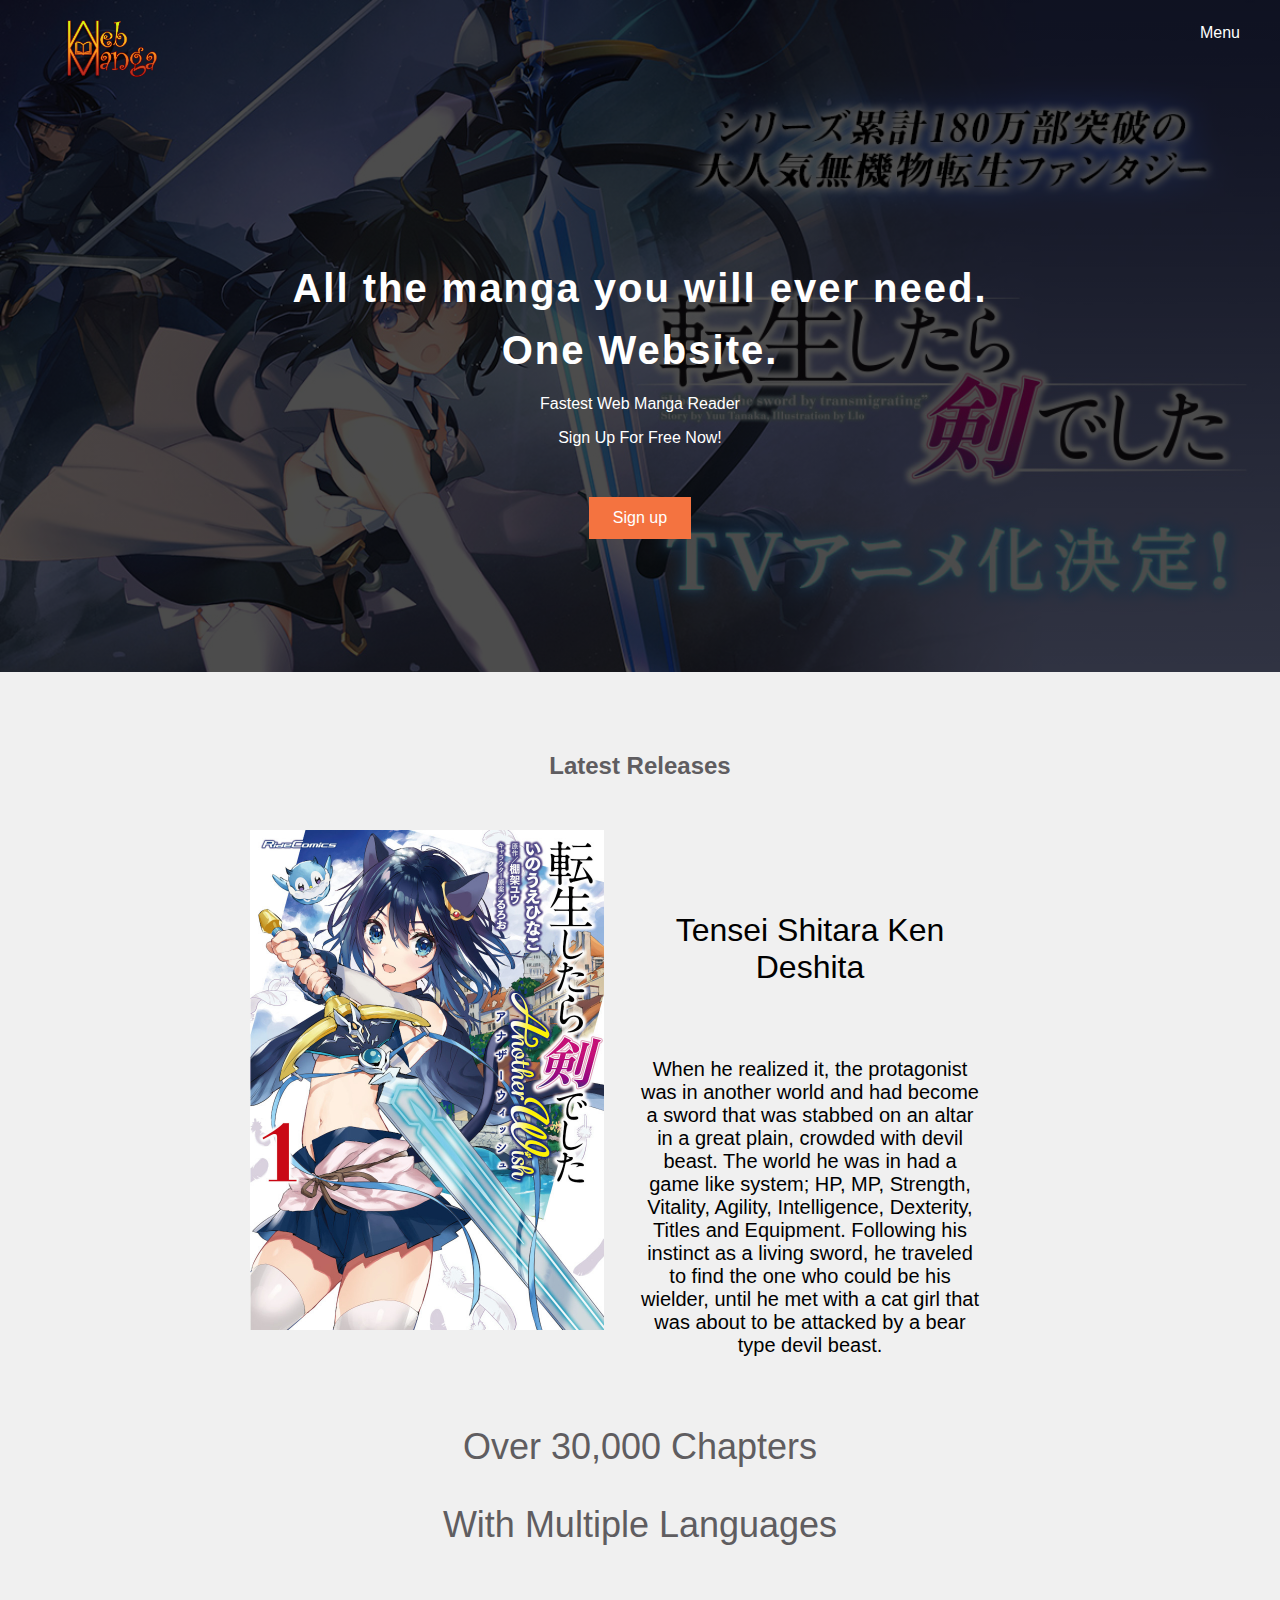
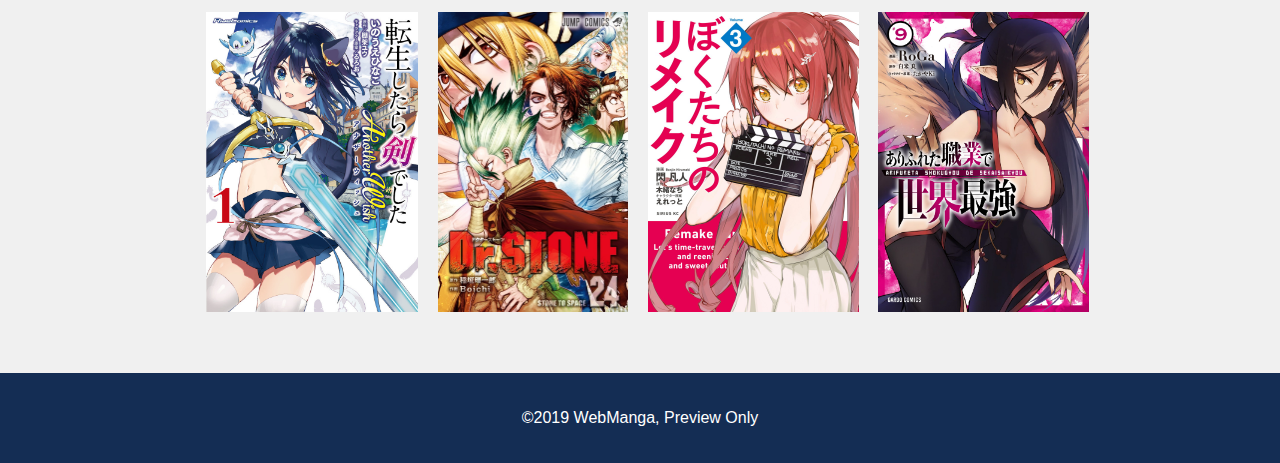
<file: Bluejack_HCI_S5/html/index.html>
<!DOCTYPE html>
<html>
  <head>
    <meta name= "viewport" content ="width= device-width, initial-scale=1.0" charset="utf-8">
    <title>Webmanga
    </title>
    <link rel="stylesheet" href="../css/stylesheet.css">
    <script
    src="https://code.jquery.com/jquery-3.5.1.js"
    integrity="sha256-QWo7LDvxbWT2tbbQ97B53yJnYU3WhH/C8ycbRAkjPDc="
    crossorigin="anonymous"></script>
  </head>
  <body>
    <div class="main">
      <div class="header-top-wrapper">
        <header>
          <div class="container">
            <div class="header-left">
              <img class="logo" src="../images/Logo.png">
            </div>
          <nav class="dropdown">
              <li>
                <a>Menu</a>
              </li>
              <div class="dropdown-content">
                <a href="../html/index.html">HOME</a>
                <a href="../html/viewWeb.html">Read Manga</a>
                <a href="../html/community.html">Community</a>
                <a href="../html/Signup.html">Sign Up</a>
              </div>
          </nav>
        </header>
        <div class="top-wrapper">
          <div class="container">
            <h1>All the manga you will ever need.</h1>
            <h1>One Website.</h1>
            <p>Fastest Web Manga Reader</p>
            <p>Sign Up For Free Now!</p>
            <div class="btn-wrapper">
              <a href="Signup.html" class="btn signup">Sign up</a>
            </div>
          </div>
        </div>
      </div>
      <div class="latest-release-wrapper">
          <div class="heading">
            <h2>Latest Releases</h2>
          </div>
          <div class="mySlides fade">
            <div class="row">
              <div class="col-image-container">
                <img src="../images/manga-1.jpg">
              </div>
              <div class="col-description-container">
                <p>Tensei Shitara Ken Deshita</p>
                <p class="manga-desc">When he realized it, the protagonist was in another world and had become a sword that was stabbed on an altar in a great plain, crowded with devil beast. The world he was in had a game like system; HP, MP, Strength, Vitality, Agility, Intelligence, Dexterity, Titles and Equipment. Following his instinct as a living sword, he traveled to find the one who could be his wielder, until he met with a cat girl that was about to be attacked by a bear type devil beast.</p>
              </div>
            </div>
          </div>
          <div class="mySlides fade">
            <div class="row">
              <div class="col-image-container">
                <img src="../images/manga-2.jpg">
              </div>
              <div class="col-description-container">
                <p>Dr. Stone</p>
                <p class="manga-desc">Imagine waking to a world where every last human has been mysteriously turned to stone …
                  One fateful day, all of humanity was petrified by a blinding flash of light. After several millennia, high schooler Taiju awakens and finds himself lost in a world of statues. However, he's not alone! His science-loving friend Senku's been up and running for a few months and he's got a grand plan in mind—to kickstart civilization with the power of science!</p>
              </div>
            </div>
          </div>
          <div class="mySlides fade">
            <div class="row">
              <div class="col-image-container">
                <img src="../images/manga-3.jpg">
              </div>
              <div class="col-description-container">
                <p>Bokutachi no Remake</p>
                <p class="manga-desc">Hashiba Kyouya is a 28 year old game developer. With his company going bankrupt, and him losing his job, he returns to his hometown. Looking at the success of creators of his age, he finds himself regretting his life decisions as he lay distressed on his bed. But when he opens his eyes, he finds that he has travelled 10 years back to the time before he entered college.
                  <br>
                  Will he finally make things right? This is a story about a failed person who is given a second opportunity to follow his dreams.</p>
              </div>
            </div>
          </div>
          <div class="mySlides fade">
            <div class="row">
              <div class="col-image-container">
                <img src="../images/manga-4.jpg">
              </div>
              <div class="col-description-container">
                <p>Arifureta Shokugyou de Sekai Saikyou</p>
                <p class="manga-desc">Among the class transported to another world, Nagumo Hajime is an ordinary male student who didn’t have ambition nor aspiration in life, and thus called “Incompetent” by his classmates.
                  The class was summoned to become heroes and save a country from destruction. Students of the class were blessed with cheat specifications and cool job class, however, it was not the case with Hajime, with his profession as a “Synergist”, and his very mediocre stats. “Synergist”, to put it in another word was just artisan class. Being the weakest, he then falls to the depth of the abyss when he and his classmates were exploring a dungeon. What did he find in the depth of the abyss, and can he survive?
                  </p>
              </div>
            </div>
          </div>
      </div>
      <div class="more-content">
        <div class="heading">
          <p>Over 30,000 Chapters</p>
          <p>With Multiple Languages</p>
        </div>
        <div class="images">
          <img src="../images/manga-1.jpg">
          <img src="../images/manga-2.jpg">
          <img src="../images/manga-3.jpg">
          <img src="../images/manga-4.jpg">
        </div>
      </div>

    </div>
    </div>
    <footer>
      <div class="footer-content-left">
          <p>©2019 WebManga, Preview Only </p>
      </div>
    </footer>
    <script src="../js/script.js"></script>
  </body>
</html>
</file>
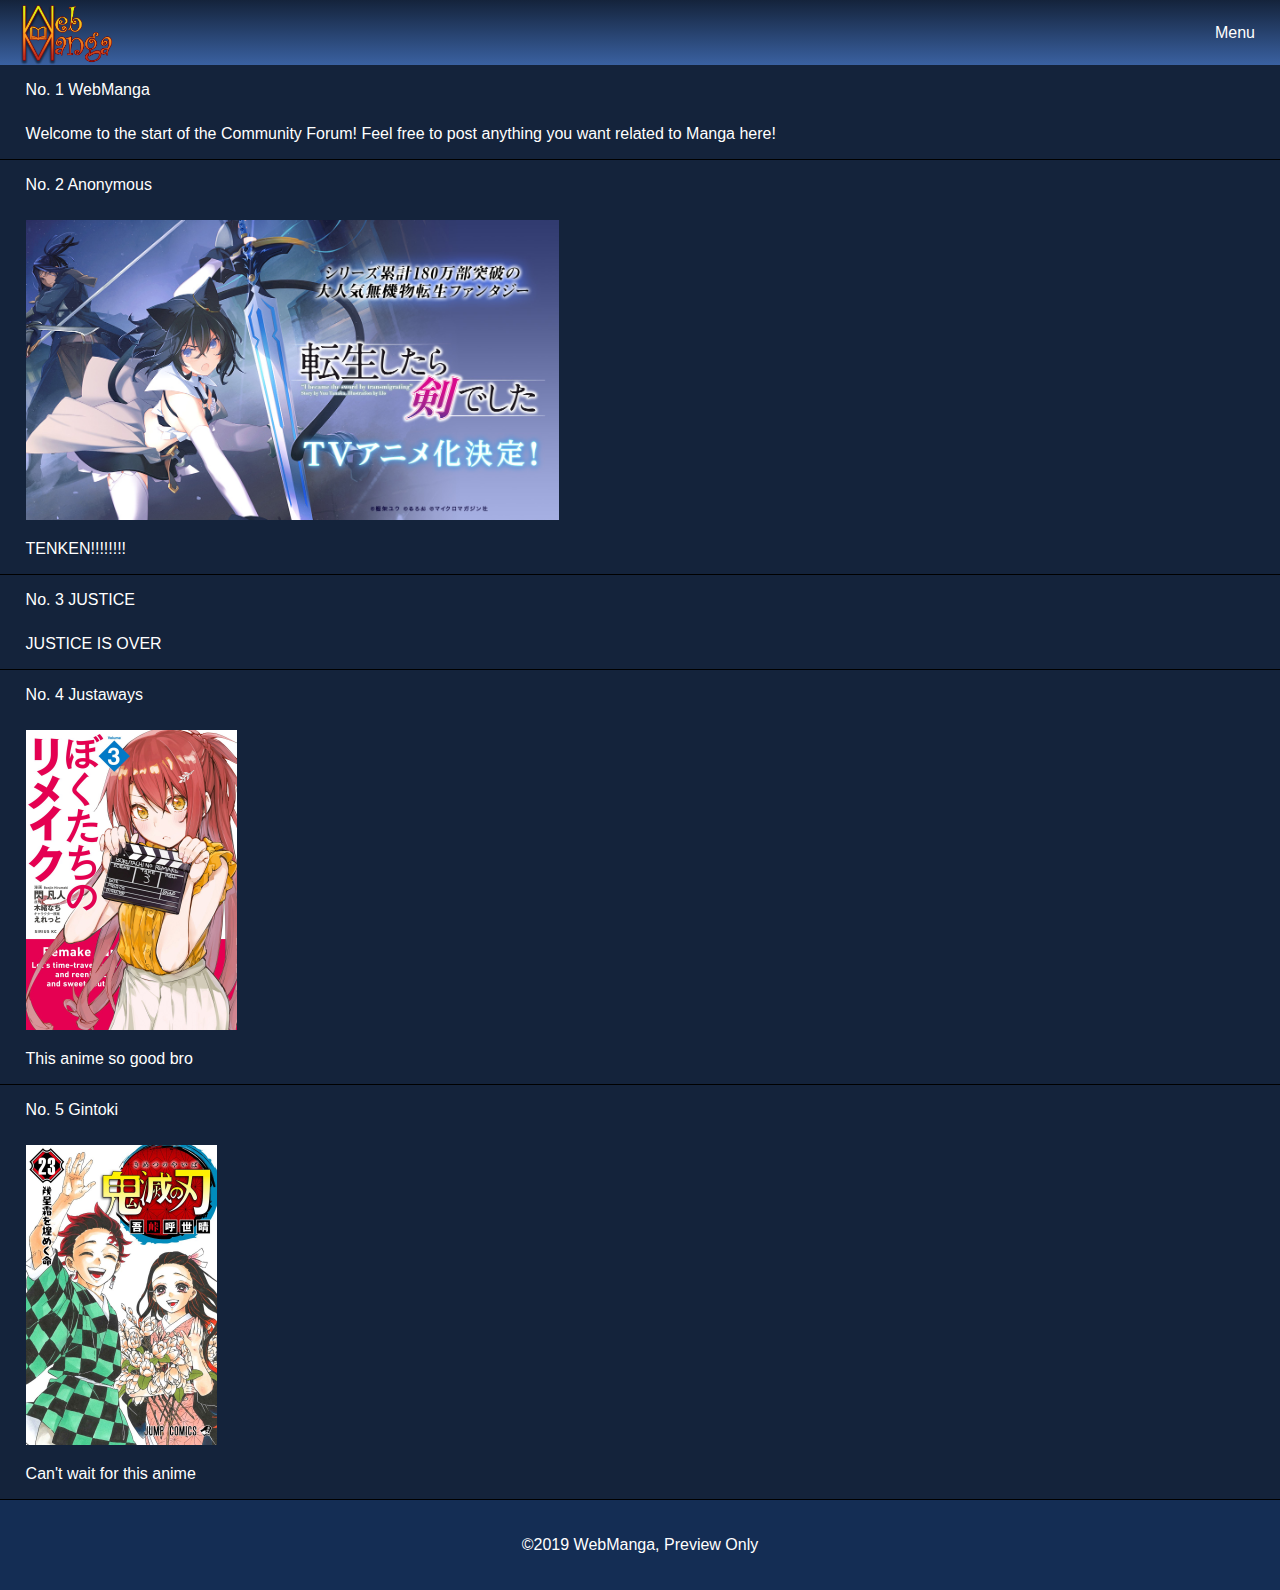
<file: Bluejack_HCI_S5/html/community.html>
<!DOCTYPE html>
<html lang="en">
<head>
    <meta charset="UTF-8">
    <meta http-equiv="X-UA-Compatible" content="IE=edge">
    <meta name="viewport" content="width=<device-width>, initial-scale=1.0">
    <link rel="stylesheet" href="../css/community.css">
    <title>Document</title>
</head>
<body>
    <div class="header-top-wrapper">
        <header>
          <div class="container">
            <div class="header-left">
              <img class="logo" src="../images/Logo.png" >
            </div>
          <nav class="dropdown">
              <li>
                <a>Menu</a>
              </li>
              <div class="dropdown-content">
                <a href="../html/index.html">HOME</a>
                <a href="../html/viewWeb.html">Read Manga</a>
                <a href="../html/community.html">Community</a>
                <a href="../html/Signup.html">Sign Up</a>
              </div>
          </nav>
        </header> 
      </div>
    <div class="content-wrapper">
        <div class="comment-box">
            <div class="content">
                <p class="header-name">No. 1 WebManga</p>
                <div class="comment-contents">
                    <p>Welcome to the start of the Community Forum! Feel free to post anything you want
                        related to Manga here!</p>
                </div>
            </div>
            <div class="content">
                <p class="header-name">No. 2 Anonymous</p>
                <div class="comment-contents">
                    <img src="../images/image-slider1.jpg" alt="">
                    <p>TENKEN!!!!!!!!</p>
                </div>
            </div>
            <div class="content">
                <p class="header-name">No. 3 JUSTICE</p>
                <div class="comment-contents">
                    <p>JUSTICE IS OVER</p>
                </div>
            </div>
            <div class="content">
              <p class="header-name">No. 4 Justaways</p>
              <div class="comment-contents">
                <img src="../images/manga-3.jpg" alt="">
                  <p>This anime so good bro</p>
              </div>
          </div>
          <div class="content">
            <p class="header-name">No. 5 Gintoki</p>
            <div class="comment-contents">
              <img src="../images/manga-5.png" alt="">
                <p>Can't wait for this anime</p>
            </div>
        </div>
        </div>
    </div>
    <footer>
        <div class="footer-content-left">
            <p>©2019 WebManga, Preview Only</p>
        </div>
      </footer>
</body>
</html>
</file>
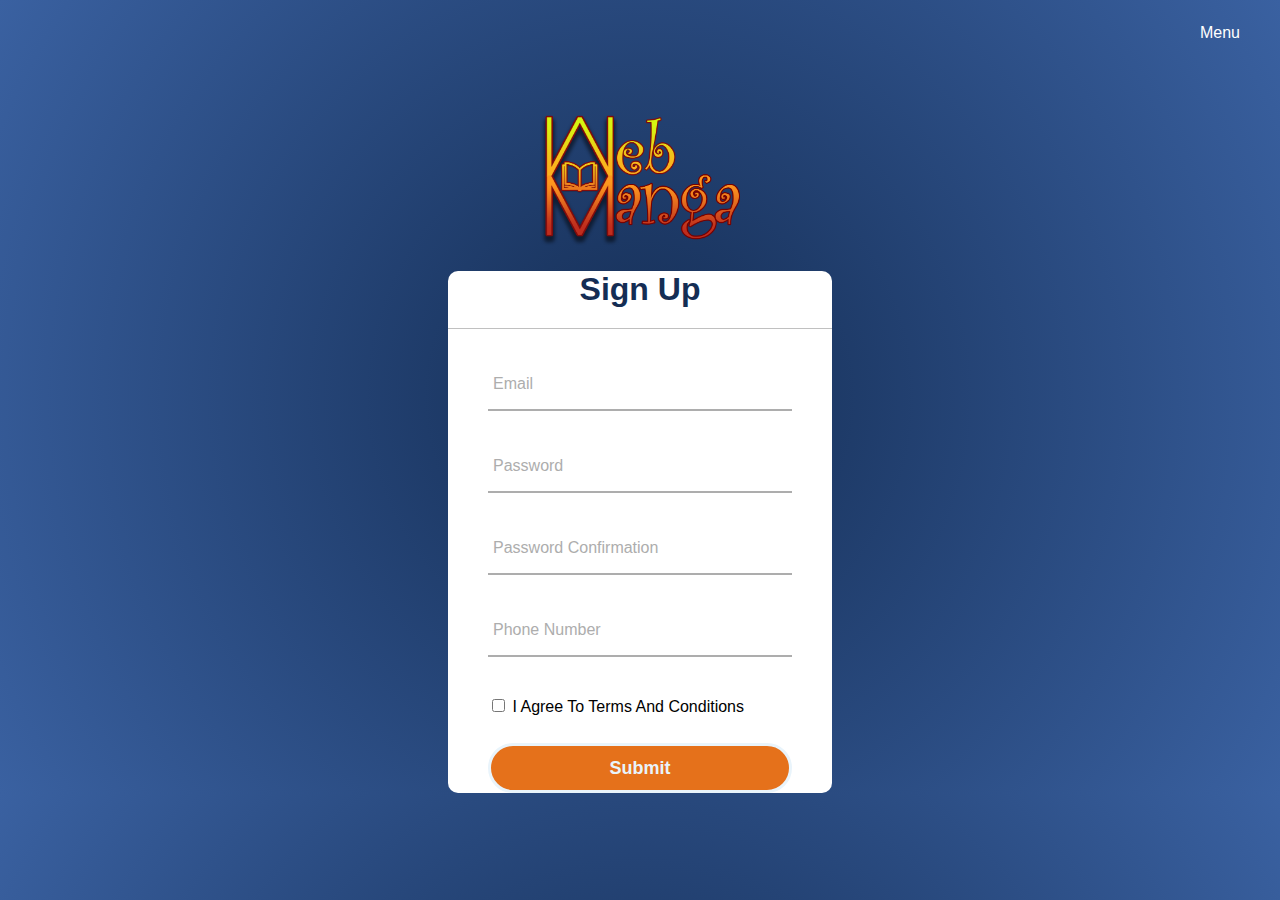
<file: Bluejack_HCI_S5/html/Signup.html>
<!DOCTYPE html>
<html lang="en">
<head>
    <meta charset="UTF-8">
    <meta http-equiv="X-UA-Compatible" content="IE=edge">
    <meta name="viewport" content="width=device-width, initial-scale=1.0">
    <title>Login/Signup</title>
    <link rel="stylesheet" href="../css/signup.css">
    
</head>
<body>
    <header>
        <div class="container">

        <nav class="dropdown">
            <li>
              <a>Menu</a>
            </li>
            <div class="dropdown-content">
                <a href="../html/index.html">HOME</a>
                <a href="../html/viewWeb.html">Read Manga</a>
                <a href="../html/community.html">Community</a>
                <a href="../html/Signup.html">Sign Up</a>
            </div>
        </nav>
      </header>
    <div class = "img">
        <img src="../images/Logo.png" alt="Logo" width="200px", height="auto">
    </div>
    <div class = "center">
        <h1 class="login">Sign Up</h1>
        <div id="error"></div>
        <form id="form" action="#" method="GET">
            <!-- email -->
            <div class = "txt_field">
                <input id="email" name="email" type="email" required>
                <label for="email">Email</label>
            </div>
            <!-- Password -->
            <div class = "txt_field">
                <input id="password" name="password" type="password" required>
                <label for="password">Password</label>
            </div>
            <div class = "txt_field">
                <input id="passwordConfirm" name="passwordConfirm" type="password" required>
                <label for="passConfirm">Password Confirmation</label>
            </div>
            <div class = "txt_field">
                <input id="number" name="number" type="number" required>
                <label for="number">Phone Number</label>
            </div>
            <div class = "checkbox">
                <input type="checkbox" required>
                <label>I Agree To Terms And Conditions</label>
            </div>

            <input type="submit">
            
        </form>
    </div>
    <script src="../js/validation.js"></script>
</body>

</html>
</file>
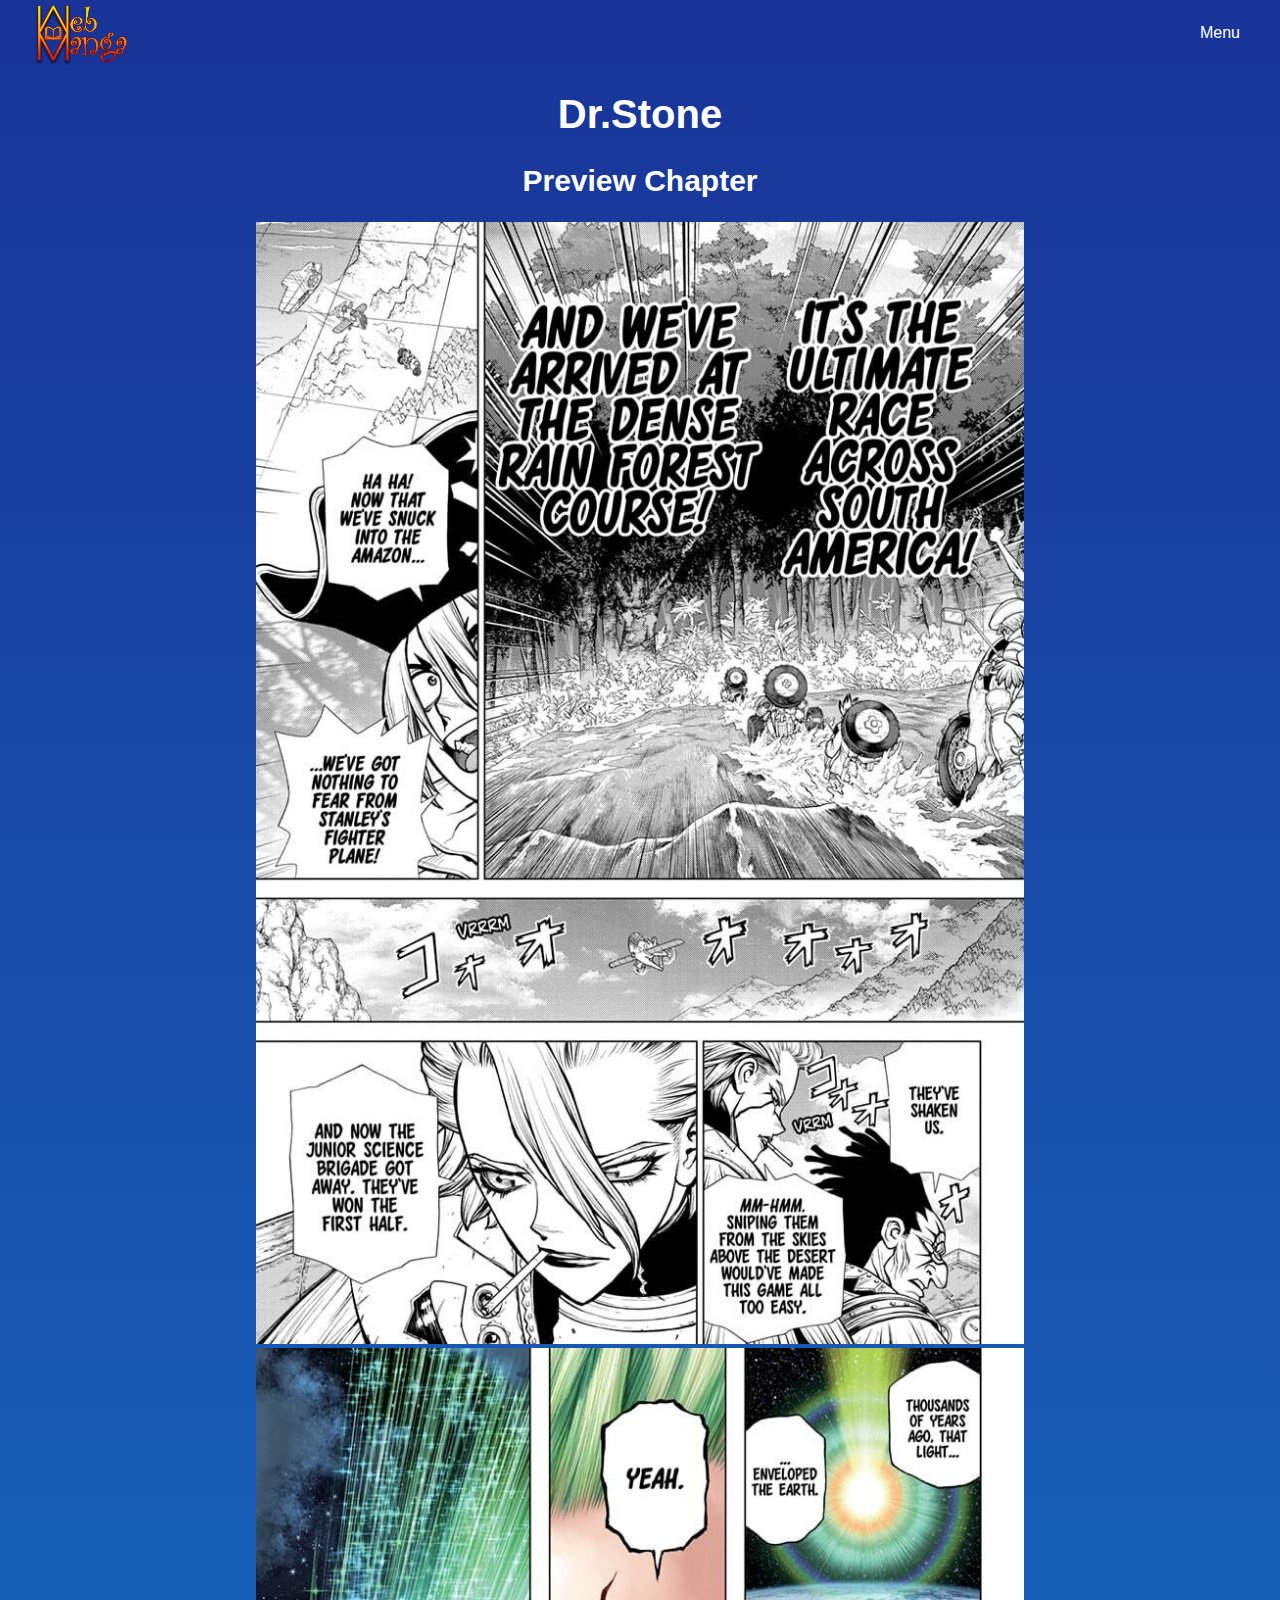
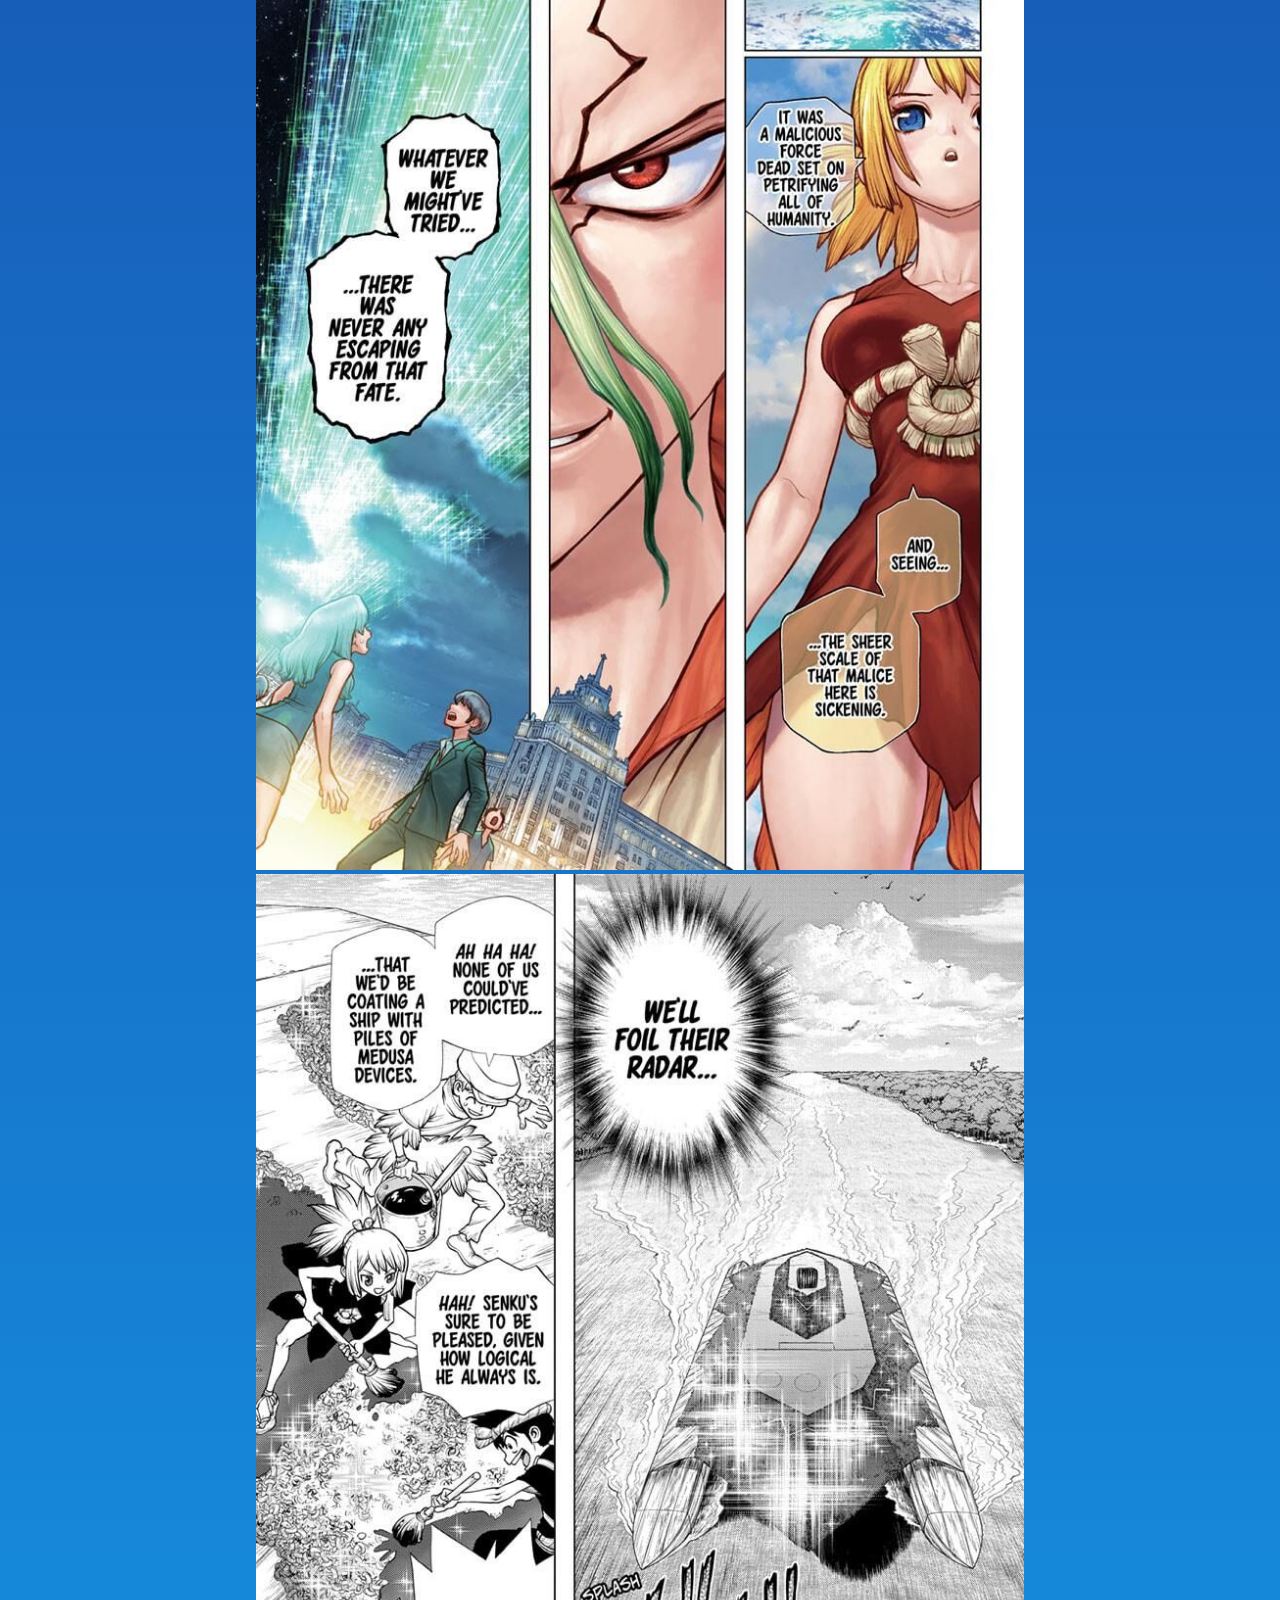
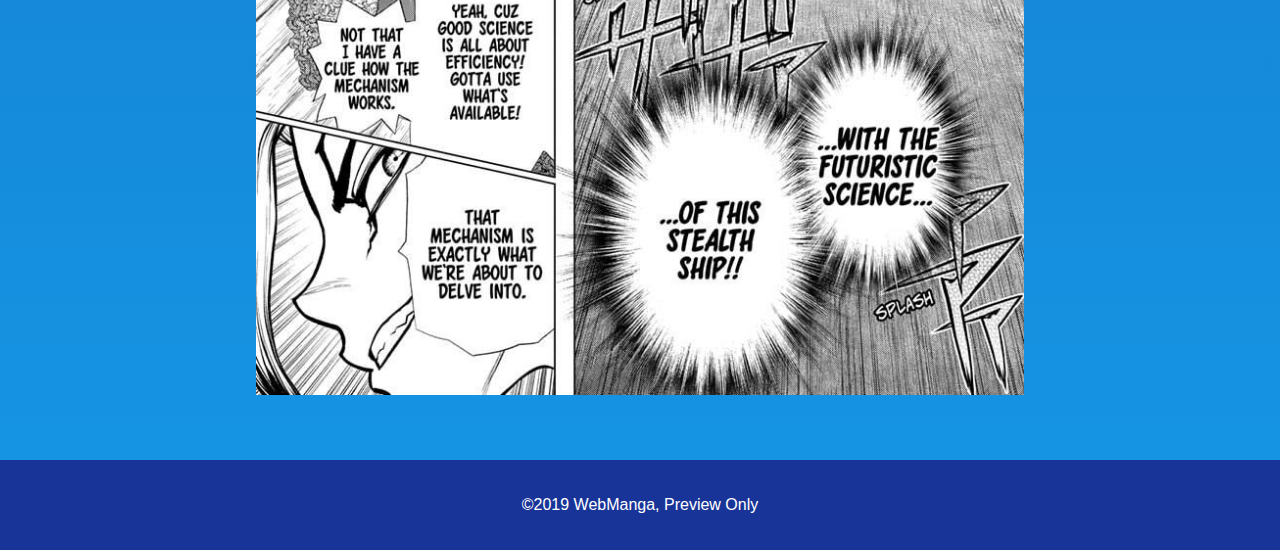
<file: Bluejack_HCI_S5/html/viewer.html>
<!DOCTYPE html>
<html lang="en">
<head>
    <meta charset="UTF-8">
    <meta http-equiv="X-UA-Compatible" content="IE=edge">
    <meta name="viewport" content="width=device-width, initial-scale=1.0">
    <title>Manga Viewer</title>
    <link rel="stylesheet" href="../css/mangaView.css">
</head>
<body>
    <div class="main">
        <div class="header-top-wrapper">
            <header>
                <div class="container">
                  <div class="header-left">
                    <img class="logo" src="../images/Logo.png" >
                  </div>
                <nav class="dropdown">
                    <li>
                      <a>Menu</a>
                    </li>
                    <div class="dropdown-content">
                      <a href="../html/index.html">HOME</a>
                      <a href="../html/viewWeb.html">Read Manga</a>
                      <a href="../html/community.html">Community</a>
                      <a href="../html/Signup.html">Sign Up</a>
                    </div>
                </nav>
              </header> 
        </div>
        <div class="content">
            <div class="title">
                <h1>Dr.Stone</h1>
                <h2>Preview Chapter</h2>
            </div>

            <div class="page">
                <img src="../images/Preview Manga Dr stone.jpg" alt="preview Chapter">
                <img src="../images/eps2 dr stone.jpg" alt="eps2">
                <img src="../images/eps 3 dr stone.jpg" alt="eps3">
            </div>
        </div>
        <footer>
            <div class="footer-content-left">
                <p>©2019 WebManga, Preview Only </p>
            </div>
          </footer>
    </div>
</body>
</html>
</file>
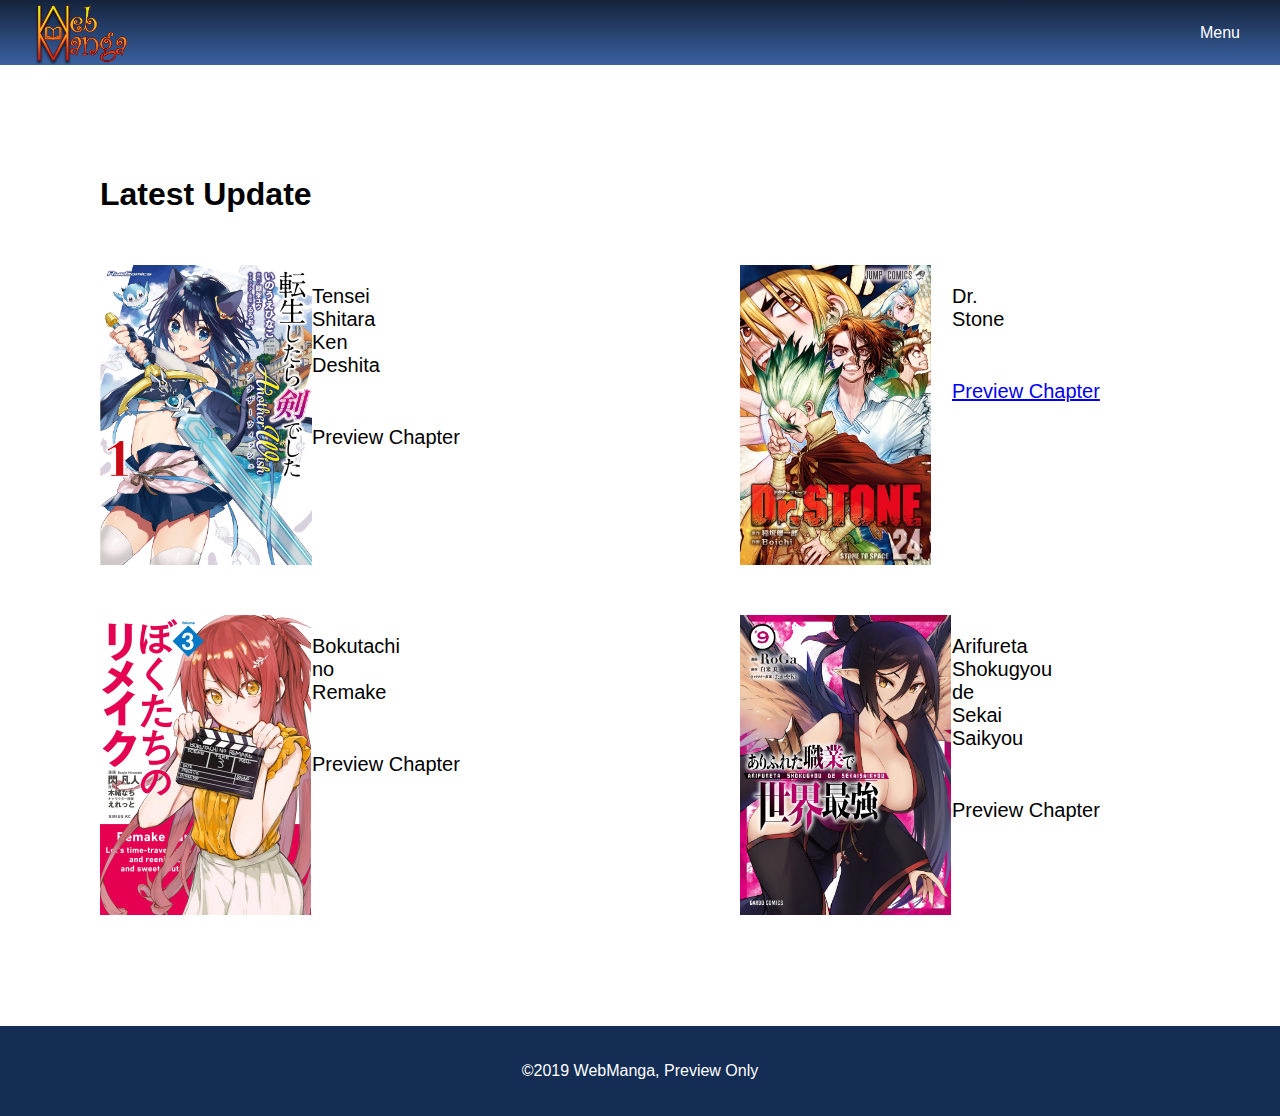
<file: Bluejack_HCI_S5/html/viewWeb.html>
<!DOCTYPE html>
<html lang="en">
<head>
    <meta charset="UTF-8">
    <meta http-equiv="X-UA-Compatible" content="IE=edge">
    <meta name="viewport" content="width=device-width, initial-scale=1.0">
    <title>View WebManga</title>
    <link rel="stylesheet" href="../css/view.css">
</head>
<body>
  <div class="header-top-wrapper">
    <header>
      <div class="container">
        <div class="header-left">
          <img class="logo" src="../images/Logo.png" >
        </div>
      <nav class="dropdown">
          <li>
            <a>Menu</a>
          </li>
          <div class="dropdown-content">
            <a href="../html/index.html">HOME</a>
            <a href="../html/viewWeb.html">Read Manga</a>
            <a href="../html/community.html">Community</a>
            <a href="../html/Signup.html">Sign Up</a>
          </div>
      </nav>
    </header> 
  </div>
    </body>
     <div class = "main">
        <div class = "slide">
          <img src="../images/manga-1.jpg">
          <img src="../images/manga-2.jpg">
          <img src="../images/manga-3.jpg">
          <img src="../images/manga-4.jpg">
          <img src="../images/manga-5.png">
        </div>
        <div class = "update">
            <h1>Latest Update</h1>
        </div> 
        <div class="content-wrapper">
          <div class="row">
            <div class="col-1">
              <div class="col-image-container">
                <img src="../images/manga-1.jpg">
              </div>
              <div class="col-description-container">
                <p class="manga-title">Tensei Shitara Ken Deshita</p>
                <p class="manga-desc">
                    Preview Chapter
                </p>
              </div>
            </div>
            <div class="col-2">
              <div class="col-image-container">
                <img src="../images/manga-2.jpg">
              </div>
              <div class="col-description-container">
                <p class="manga-title">Dr. Stone</p>
                <p class="manga-desc">
                  <a href="../html/viewer.html">Preview Chapter</a>
                </p>
              </div>
            </div>
          </div>
          <div class="row">
            <div class="col-1">
              <div class="col-image-container">
                <img src="../images/manga-3.jpg">
              </div>
              <div class="col-description-container">
                <p class="manga-title">Bokutachi no Remake</p>
                <p class="manga-desc">
                   Preview Chapter
                </p>
              </div>
            </div>
            <div class="col-2">
              <div class="col-image-container">
                <img src="../images/manga-4.jpg">
              </div>
              <div class="col-description-container">
                <p class="manga-title">Arifureta Shokugyou de Sekai Saikyou</p>
                <p class="manga-desc">
                  Preview Chapter
                </p>
              </div>
            </div>
          </div>
        </div>
    </div>
    <footer>
      <div class="footer-content-left">
          <p>©2019 WebManga, Preview Only </p>
      </div>
    </footer>
</body>
</html>
</file>
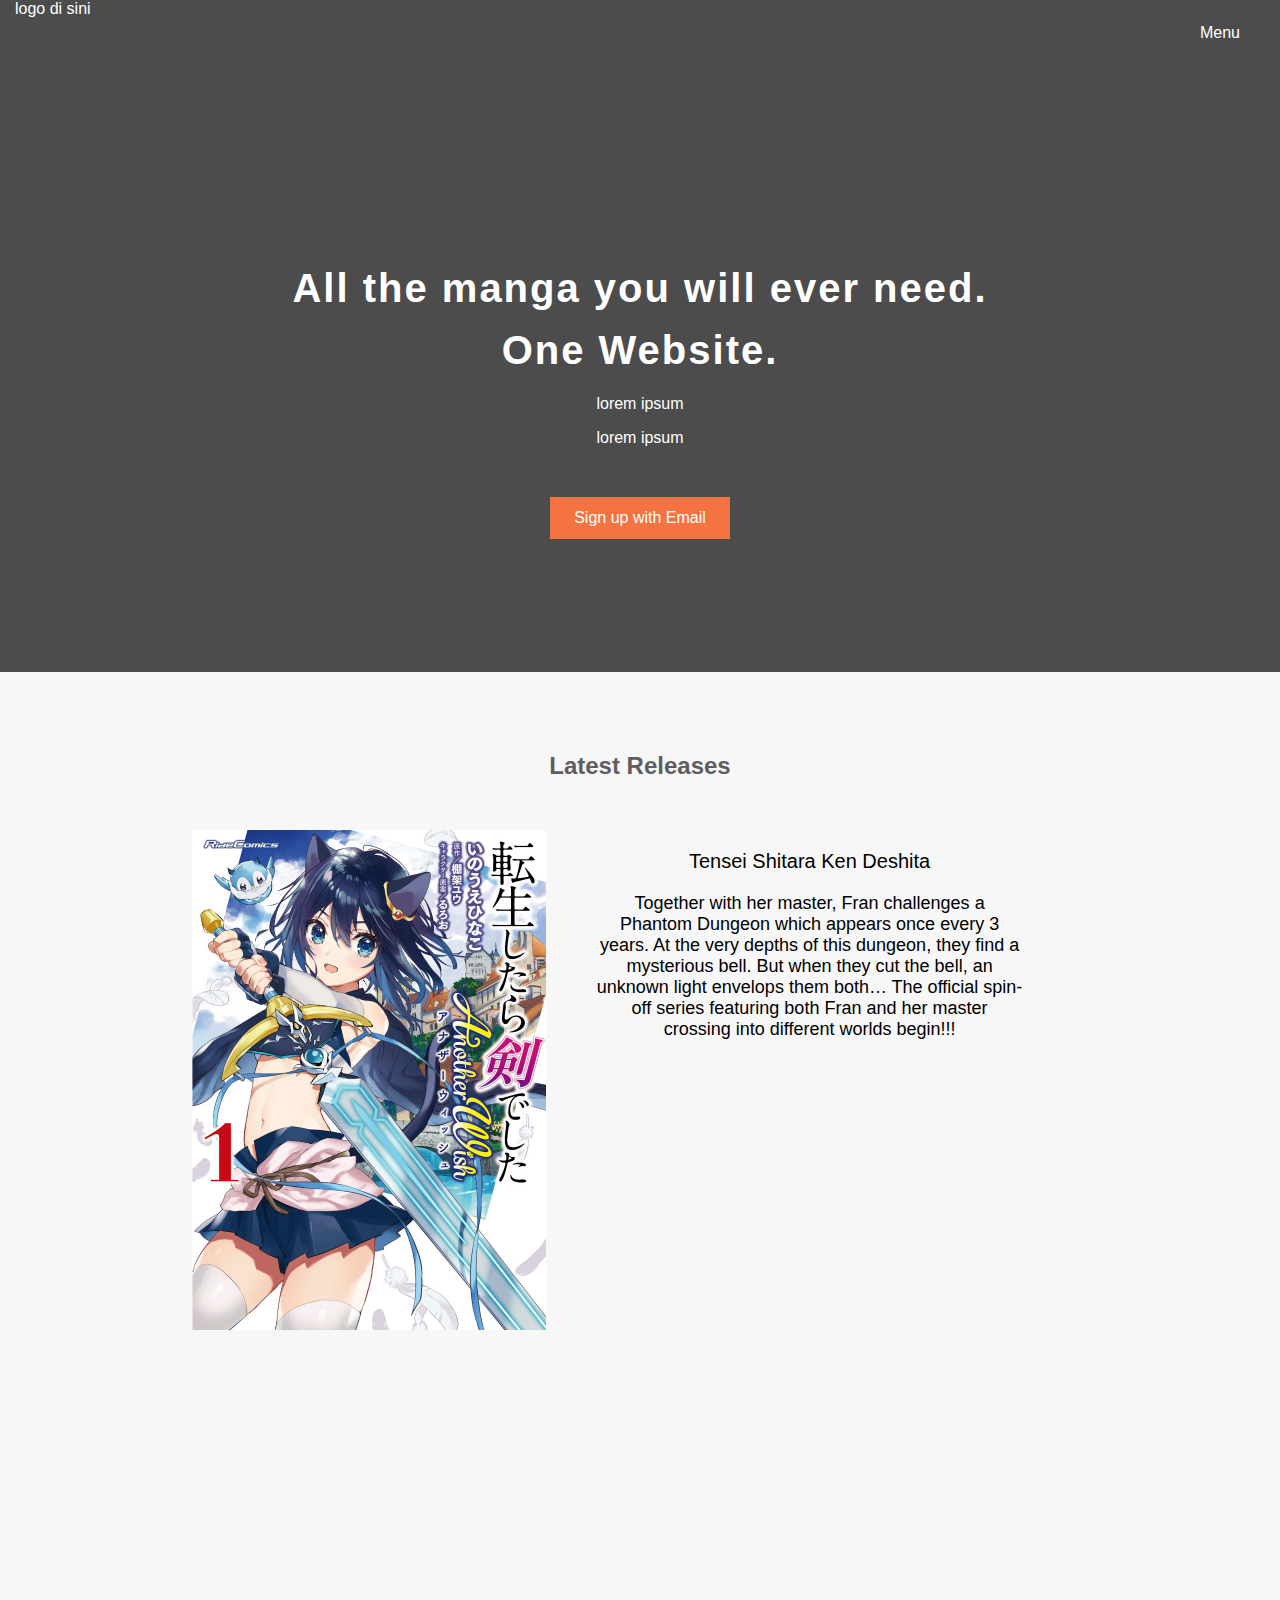
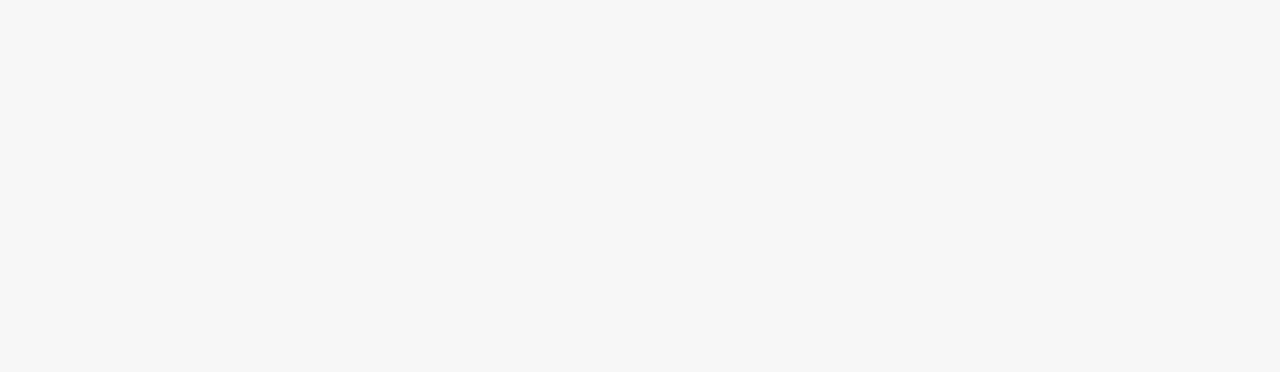
<file: Bluejack_HCI_S5/images/Webmanga.html>
<!DOCTYPE html>
<!-- saved from url=(0027)http://127.0.0.1:5500/html/ -->
<html><head><meta http-equiv="Content-Type" content="text/html; charset=UTF-8">
    
    <title>Webmanga
    </title>
    
    <script src="./Webmanga_files/jquery-3.5.1.js.download" integrity="sha256-QWo7LDvxbWT2tbbQ97B53yJnYU3WhH/C8ycbRAkjPDc=" crossorigin="anonymous"></script>
  <link rel="stylesheet" href="./Webmanga_files/stylesheet.css"></head>
  <body>
    <div class="header-top-wrapper">
      <header>
        <div class="container">
          <div class="header-left">
            <a>logo di sini</a>
            <!-- <img class="logo" src="https://prog-8.com/images/html/advanced/main_logo.png"> -->
          </div>
        <nav class="dropdown">
            <li>
              <a>Menu</a>
            </li>
            <div class="dropdown-content">
              <a href="http://127.0.0.1:5500/html/">HTML</a>
              <a href="http://127.0.0.1:5500/css/">CSS</a>
              <a href="http://127.0.0.1:5500/js/">JavaScript</a>
              <a href="http://127.0.0.1:5500/python/">Python</a>
            </div>
        </nav>
      </div></header>
      <div class="top-wrapper">
        <div class="container">
          <h1>All the manga you will ever need.</h1>
          <h1>One Website.</h1>
          <p>lorem ipsum</p>
          <p>lorem ipsum</p>
          <div class="btn-wrapper">
            <a href="http://127.0.0.1:5500/html/#" class="btn signup">Sign up with Email</a>
          </div>
        </div>
      </div>
    </div>
    <div class="latest-release-wrapper">
        <div class="heading">
          <h2>Latest Releases</h2>
        </div>
        <div class="slider-content">
          <div class="image-container">
            <img src="./Webmanga_files/manga-1.jpg">
          </div>
          <div class="slider-text">
            <div class="slider-title">
              <p>Tensei Shitara Ken Deshita</p>
            </div>
            <div class="slider-description">
              <p>Together with her master, Fran challenges a Phantom Dungeon which appears once every 3 years. At the very depths of this dungeon, they find a mysterious bell. But when they cut the bell, an unknown light envelops them both…
                The official spin-off series featuring both Fran and her master crossing into different worlds begin!!!</p>
            </div>
          </div>
        </div>
    </div>
    <div class="message-wrapper">

    </div>
    <footer>
    </footer>
  <!-- Code injected by live-server -->
<script type="text/javascript">
	// <![CDATA[  <-- For SVG support
	if ('WebSocket' in window) {
		(function () {
			function refreshCSS() {
				var sheets = [].slice.call(document.getElementsByTagName("link"));
				var head = document.getElementsByTagName("head")[0];
				for (var i = 0; i < sheets.length; ++i) {
					var elem = sheets[i];
					var parent = elem.parentElement || head;
					parent.removeChild(elem);
					var rel = elem.rel;
					if (elem.href && typeof rel != "string" || rel.length == 0 || rel.toLowerCase() == "stylesheet") {
						var url = elem.href.replace(/(&|\?)_cacheOverride=\d+/, '');
						elem.href = url + (url.indexOf('?') >= 0 ? '&' : '?') + '_cacheOverride=' + (new Date().valueOf());
					}
					parent.appendChild(elem);
				}
			}
			var protocol = window.location.protocol === 'http:' ? 'ws://' : 'wss://';
			var address = protocol + window.location.host + window.location.pathname + '/ws';
			var socket = new WebSocket(address);
			socket.onmessage = function (msg) {
				if (msg.data == 'reload') window.location.reload();
				else if (msg.data == 'refreshcss') refreshCSS();
			};
			if (sessionStorage && !sessionStorage.getItem('IsThisFirstTime_Log_From_LiveServer')) {
				console.log('Live reload enabled.');
				sessionStorage.setItem('IsThisFirstTime_Log_From_LiveServer', true);
			}
		})();
	}
	else {
		console.error('Upgrade your browser. This Browser is NOT supported WebSocket for Live-Reloading.');
	}
	// ]]>
</script>
</body></html>
</file>
<file: Bluejack_HCI_S5/css/stylesheet.css>
body {
  margin: 0;
  font-family: "Montserrat", sans-serif;
  background-color: rgb(240, 240, 240);
}

*{
  box-sizing: border-box;
}


.header-top-wrapper{
  background: linear-gradient(rgba(0, 0, 0, 0.7), rgba(0, 0, 0, 0.7)), url("../images/image-slider1.jpg");
  background-size: cover;
  width: 100%;
  height: auto;
}

a {
  text-decoration: none;
}

.container {
  width: auto;
  height: 300px;
  padding: 0 15px;
  margin: 0 auto;
}

.header-content-container {
  background: linear-gradient(rgba(0, 0, 0, 0.7), rgba(0, 0, 0, 0.7)), url("../images/image-slider1.jpg");
  background-size: cover;
}

.top-wrapper {
  padding: 180px 0 100px 0;
  text-align: center;
}

.top-wrapper h1 {
  opacity: 1;
  font-size: 40px;
  letter-spacing: 2px;
  padding-bottom: 3px;
  color: white;
  line-height: 80%;
}

.top-wrapper p {
  opacity: 1;
  margin-bottom: 3px;
  color: white;
}

.btn-wrapper {
  margin: 20px 0;
}

.btn-wrapper p {
  margin: 10px 0;
}

.signup {
  background-color: #F47340;
}

.btn {
  margin-top: 30px;
  padding: 12px 24px;
  color: white;
  display: inline-block;
  opacity: 1;
  /* border-radius: 4px; */
}

.btn:hover {
  background-color: #FFAD60;
}
.fa {
  margin-right: 5px;
}

header{
  height: 65px;
  width: 100%;
}

.header-left {
  float: left;
}

.header-left a{
  color: white;
}

.header-right{
  float:right;
}

.header-right a{
  line-height: 65px;
  padding-left: 25px;
  padding-right: 25px;
  color: white;
  display: block;
}

.dropdown {
  float: right;
  position: relative;
}

.dropdown li {
  line-height: 65px;
  padding-left: 25px;
  padding-right: 25px;
  color: white;
  display: block;
}

/* .dropdown a{
  line-height: 65px;
  padding-left: 25px;
  padding-right: 25px;
  color: white;
  display: block;
} */

.dropdown-content {
  display: none;
  position: absolute;
  right: 0;
  background-color: #f9f9f9;
  box-shadow: 0px 8px 16px 0px rgba(0,0,0,0.2);
  z-index: 1;
}

.dropdown-content a {
  color: black;
  padding: 12px 16px;
  text-decoration: none;
  display: block;
}

.dropdown-content a:hover {background-color: #f1f1f1;}

.dropdown:hover .dropdown-content {
  display: block;
}

.heading{
  padding-top: 60px;
  padding-bottom: 30px;
  color: #5f5d60;
  text-align: center;
  width: 100%;
}

/* For mobile phones: */
[class*="col-"] {
  width: 100%;
}

.col-image-container img{
  width: 50%;
  margin-left: 25%;
  margin-right: 25%;
}

.col-description-container {
  width: 100%;
  text-align: center;
  padding-left: 20%;
  padding-right: 20%;
  font-size: 20px;
}

.manga-desc {
  font-size: 15px;
}

.images{
  width: 100%;
  height: 20vh;
  text-align: center;
}

.images img{
  padding-left: 15px;
  max-height: 100%;
}

@media only screen and (min-width: 1280px) {
  .col-image-container{
    width: 50%;
    height: 500px;
    float: left;
  }

  .col-image-container img{
    max-height: 100%;
    height: 100%;
    padding-left: 250px;
    margin: 0 0 0 0;
    width: auto;
  }
  
  .col-description-container{
    width: 50%;
    height: 500px;
    float: left;
    text-align: center;
    padding-top: 50px;
    padding-right: 300px;
    padding-left: 0px;
    font-size: 32px;
  }

  .manga-desc{
    padding-top: 40px;
    font-size: 20px;
  }

  .more-content p{
    text-align: center;
    font-size: 36px;
  }

  .languages p{
    text-align: center;
    font-size: 36px;
  }
  
  .images{
    height: 300px;
    width: 100%;
    text-align: center;
  }
  
  .images img{
    max-height: 100%;
    padding-left: 15px;
  }

  .language-flags{
    height: 300px;
    width: 100%;
    text-align: center;
  }
  .language-flags img{
    max-width: 15%;
    padding-left: 15px;
  }
}

.mySlides {
  display: none;
}

.fade {
  -webkit-animation-name: fade;
  -webkit-animation-duration: 2s;
  animation-name: fade;
  animation-duration: 2s;
}

@-webkit-keyframes fade {
  from {opacity: .2}
  to {opacity: 1}
}

@keyframes fade {
  from {opacity: .2}
  to {opacity: 1}
}

.row::after {
  content: "";
  clear: both;
  display: table;
}

footer{
    overflow: none;
    text-align: center;
    padding-top : 5vh;
}

.footer-content-left{
  margin : auto;
  background-color: #142d54;
  height: 10vh;
  width: auto;
  line-height: 10vh;
}

.footer-content-left p{
  color: white;
}
/* .footer-content-right{
  height: auto;
  width: auto;
  float: right;
  text-align: center;
  padding-right: 40px;
  padding-top: 30px;
} */

.logo{
  width: auto;
  height: 60px;
  margin-top: 20px;
  padding-left: 50px;
}
</file>
<file: Bluejack_HCI_S5/css/community.css>
body{
    margin : 0;
    font-family: "Montserrat", sans-serif;
    color: white;
    background-color: #14233b;
}

*{
    box-sizing: border-box;
}


.header-top-wrapper{
    background: linear-gradient(#14233b, #3a61a1);
    background-size: cover;
    width: 100%;
    height: auto;
}

header{
    height: 65px;
    width: 100%;
  }
  
  .header-left {
    float: left;
  }
  
  .header-left a{
    color: white;
  }
  
  .header-right{
    float: right;
}

.logo{
    width: auto;
    height: 60px;
    margin-top: 5px;
    padding-left: 20px;
}
.container {
    width: auto;
    height: 300px;
}

.content{
    height: 500px;
}
.dropdown {
    float: right;
    position: relative;
}
  
.dropdown li {
    line-height: 65px;
    padding-left: 25px;
    padding-right: 25px;
    color: white;
    display: block;
}
  
.dropdown-content {
    display: none;
    position: absolute;
    right: 0;
    background-color: #f9f9f9;
    box-shadow: 0px 8px 16px 0px rgba(0,0,0,0.2);
    z-index: 1;
  }
  
.dropdown-content a {
    color: black;
    padding: 12px 16px;
    text-decoration: none;
    display: block;
}
  
.dropdown-content a:hover {background-color: #f1f1f1;}
  
.dropdown:hover .dropdown-content {
    display: block;
}
.content{
    height: auto;
    width: 100%;
    text-align: left;
    display: block;
    border-bottom-color: black;
    border-bottom-style: solid;
    border-bottom-width: 1px;
}

.header-name{
    padding-bottom: 10px;
}

.content p {
    padding-left: 2vw;
}

.content img{
    max-height: 300px;
    padding-left: 2vw;
}

footer{
    overflow: none;
    text-align: center;
}

.footer-content-left p{
    margin : 0;
}
.footer-content-left{
  margin : auto;
  background-color: #142d54;
  height: 10vh;
  width: auto;
  line-height: 10vh;
}

.footer-content-left p{
  color: white;
}
</file>
<file: Bluejack_HCI_S5/css/signup.css>
body{
    margin : 0;
    padding : 0;
    font-family: Montserrat, sans-serif;
    background : radial-gradient(circle,#142d54, #3a61a1);
}

.header-top-wrapper{
    background: linear-gradient(#142d54, #3a61a1);
    background-size: cover;
    width: 100%;
    height: auto;
  }

  
.container {
    width: auto;
    height: 300px;
    padding: 0 15px;
    margin: 0 auto;
  }

.header-content-container {
    background: linear-gradient(rgba(0, 0, 0, 0.7), rgba(0, 0, 0, 0.7));
    background-size: cover;
}

.dropdown {
    float: right;
    position: relative;
  }
  
.dropdown li {
    line-height: 65px;
    padding-left: 25px;
    padding-right: 25px;
    color: white;
    display: block;
}

.dropdown-content {
    display: none;
    position: absolute;
    right: 0;
    background-color: #f9f9f9;
    box-shadow: 0px 8px 16px 0px rgba(0,0,0,0.2);
    z-index: 1;
  }
  
  .dropdown-content a {
    color: black;
    padding: 12px 16px;
    text-decoration: none;
    display: block;
  }
  
  .dropdown-content a:hover {background-color: #f1f1f1;}
  
  .dropdown:hover .dropdown-content {
    display: block;
  }
  
header{
    height: 65px;
    width: 100%;
}

.header-right{
    float:right;
}

.img{
    text-align: center;
    padding-top: 50px;
}

.login{
    color:#142d54;
}

.center{
    align-self: center;
    margin-left: 20%;
    margin-right: 20%;
    background: white;
    border-radius : 10px;
}

.center h1{
    text-align : center;
    padding : 0 0 20px 0;
    border-bottom: 1px solid silver;
}

.center form{
    padding: 0 40px;
    box-sizing: border-box;
}

form .txt_field{
    position : relative;
    border-bottom: 2px solid #adadad;
    margin : 30px 0;
}

.txt_field input{
    width: 100%;
    padding: 5px;
    height: 40px;
    font-size: 16px;
    border: none;
    background: none;
    outline: none;
}

.txt_field label{
    position: absolute;
    top: 50%;
    left:5px;
    color: #adadad;
    transform: translateY(-50%);
    font-size: 16px;
    pointer-events: none;
    transition: .5s;
}

.txt_field span::before{
    content: '';
    position: absolute;
    top: 40px;
    left: 0;
    width: 100%;
    height: 2px;
    background: #142d54;
}

.txt_field input:focus ~ label,
.txt_field input:valid ~ label{
    top: -5px;
    color : #142d54;
}

.txt_field input:focus ~ span::before,
.txt_field input:valid ~ span::before{
    width: 100%;
}

.pass{
    margin : -5px 0 20px 5px;
    color: #a6a6a6;
    cursor: pointer;
}

.pass:hover{
    text-decoration: underline;
}

input[type="submit"]{
    width: 100%;
    height: 50px;
    border: 1px solud;
    background: #142d54;
    border-radius : 25px;
    font-size: 18px;
    color: #e9f4fb;
    font-weight: 700;
    cursor: pointer;
    outline: none;

}
input[type="submit"]:hover{
    border-color: #142d54;
    transition: .5s;
}
.signup_link{
    margin: 30px 0;
    text-align: center;
    font-size: 16px;
    color: #666666;
}
.signup_link a{
    color: #142d54;
    text-decoration: none;
}
.signup_link a:hover{
    text-decoration: underline;
}

@media only screen and (min-width: 1280px)
{
    .center{
        align-self: center;
        margin-left: 35%;
        margin-right: 35%;
        background: white;
        border-radius : 10px;
    }
    
    .center h1{
        text-align : center;
        padding : 0 0 20px 0;
        border-bottom: 1px solid silver;
    }
    
    .center form{
        padding: 0 40px;
        box-sizing: border-box;
    }
    
    form .txt_field{
        position : relative;
        border-bottom: 2px solid #adadad;
        margin : 30px 0;
    }
    
    .txt_field input{
        width: 100%;
        padding: 5px;
        height: 40px;
        font-size: 16px;
        border: none;
        background: none;
        outline: none;
    }
    
    .txt_field label{
        position: absolute;
        top: 50%;
        left:5px;
        color: #adadad;
        transform: translateY(-50%);
        font-size: 16px;
        pointer-events: none;
        transition: .5s;
    }
    
    .txt_field span::before{
        content: '';
        position: absolute;
        top: 40px;
        left: 0;
        width: 100%;
        height: 2px;
        background: #142d54;
    }
    
    .txt_field input:focus ~ label,
    .txt_field input:valid ~ label{
        top: -5px;
        color : #142d54;
    }
    
    .txt_field input:focus ~ span::before,
    .txt_field input:valid ~ span::before{
        width: 100%;
    }
    
    .pass{
        margin : -5px 0 20px 5px;
        color: #a6a6a6;
        cursor: pointer;
    }
    
    .pass:hover{
        text-decoration: underline;
    }
    
    input[type="submit"]{
        width: 100%;
        height: 50px;
        border: 3px solid;
        background: #e5711b;
        border-radius : 25px;
        font-size: 18px;
        color: #e9f4fb;
        font-weight: 700;
        cursor: pointer;
        outline: none;
    
    }
    input[type="submit"]:hover{
        border-color: #3a61a1;
        transition: .5s;
    }
}

.checkbox{
    padding-top: 1vh;
    padding-bottom: 3vh;
}
</file>
<file: Bluejack_HCI_S5/css/mangaView.css>
body {
    margin: 0;
    font-family: "Montserrat", sans-serif;
    background: linear-gradient(#193498, #1597E5);
  }

  
*{
    box-sizing: border-box;
  }

.header-top-wrapper{
    background-color:#193498;
    background-size: cover;
    width: 100%;
    height: auto;
  }

  
.container {
    width: auto;
    height: 300px;
    padding: 0 15px;
    margin: 0 auto;
  }

.header-content-container {
    background: linear-gradient(rgba(0, 0, 0, 0.7), rgba(0, 0, 0, 0.7));
    background-size: cover;
}

.dropdown {
    float: right;
    position: relative;
  }
  
.dropdown li {
    line-height: 65px;
    padding-left: 25px;
    padding-right: 25px;
    color: white;
    display: block;
}

.dropdown-content {
    display: none;
    position: absolute;
    right: 0;
    background-color: #f9f9f9;
    box-shadow: 0px 8px 16px 0px rgba(0,0,0,0.2);
    z-index: 1;
  }
  
  .dropdown-content a {
    color: black;
    padding: 12px 16px;
    text-decoration: none;
    display: block;
  }
  
  .dropdown-content a:hover {background-color: #f1f1f1;}
  
  .dropdown:hover .dropdown-content {
    display: block;
  }
  
header{
    height: 65px;
    width: 100%;
}

.header-left {
    float: left;
}
  
.header-left a{
    color: white;
}
  
.header-right{
    float:right;
}

.logo{
    width: auto;
    height: 60px;
    margin-top: 5px;
    padding-left: 20px;
  }
.title{

    text-align: center;
    color:white;
    font-size: 20px;
}
.page{
    text-align: center;
}
.page img{
    width: 60vw;
}
@media only screen and (min-width: 1280px){
    .page img{
        width: 60%;
    }
}

footer{
    overflow: none;
    text-align: center;
    padding-top : 5vh;
}

.footer-content-left{
  margin : auto;
  background-color: #193498;
  height: 10vh;
  width: auto;
  line-height: 10vh;
}

.footer-content-left p{
  color: white;
}
</file>
<file: Bluejack_HCI_S5/css/view.css>
body{
    margin : 0;
    font-family: "Montserrat", sans-serif;
}

*{
    box-sizing: border-box;
}

.header-top-wrapper{
  background: linear-gradient(#14233b, #3a61a1);
  background-size: cover;
  width: 100%;
  height: auto;
}


.container {
  width: auto;
  height: 300px;
  padding: 0 15px;
  margin: 0 auto;
}

.header-content-container {
  background: linear-gradient(rgba(0, 0, 0, 0.7), rgba(0, 0, 0, 0.7));
  background-size: cover;
}

.dropdown {
  float: right;
  position: relative;
}

.dropdown li {
  line-height: 65px;
  padding-left: 25px;
  padding-right: 25px;
  color: white;
  display: block;
}

.dropdown-content {
  display: none;
  position: absolute;
  right: 0;
  background-color: #f9f9f9;
  box-shadow: 0px 8px 16px 0px rgba(0,0,0,0.2);
  z-index: 1;
}

.dropdown-content a {
  color: black;
  padding: 12px 16px;
  text-decoration: none;
  display: block;
}

.dropdown-content a:hover {background-color: #f1f1f1;}

.dropdown:hover .dropdown-content {
  display: block;
}

header{
  height: 65px;
  width: 100%;
}

.header-left {
  float: left;
}

.header-left a{
  color: white;
}

.header-right{
  float:right;
}

.logo{
  width: auto;
  height: 60px;
  margin-top: 5px;
  padding-left: 20px;
}

.content-wrapper{
  overflow: auto;
}

.slide{
    width: 100%;
    height: auto;
    text-align: center;
    padding-top: 5vh;
    padding-bottom: 5vh;
  }



.row{
  overflow: hidden;
  padding-bottom: 50px;
}

.update{
    padding-left: 100px;
    padding-bottom: 30px;
}

[class*="col-"] {
    width: 100%;
}

@media only screen and (max-width:1280px)
{
    .slide img{
        display: none;
    }
    .col-image-container img{
        width: 50%;
        margin-left: 25%;
        margin-right: 25%;
    }
      
    .col-description-container {
        width: 100%;
        margin-left: 25%;
        font-size: 20px;
    }
   
    .manga-title{
      text-align: center;
      margin-right: 50vw;
        font-size: 20px;
    } 
}
 
 

  @media only screen and (min-width: 1280px) {

    .col-1{
        width: 50%;
        padding-left: 100px;
    }

    .col-2{
        width: 50%;
        float: left;
        padding-left: 100px;
    }

    .col-image-container{
      width: 30%;
      height: 300px;
      float: left;
    }
  
    .col-image-container img{
      max-height: 100%;
      height: 100%;
      margin: 0 0 0 0;
      width: auto;
    }
    
    .col-description-container{
      width: 70%;
      height: 300px;
      float: left;
      text-align: left;
      margin: 0 0 0 0;
      padding-top: 0px;
      padding-right: 0px;
      padding-left: 50px;
      font-size: 32px;
    }
  
    .manga-desc{
      padding-top: 20px;
      font-size: 20px;
      text-align: left;
      line-height: 40px;
    }
    .manga-title{
        text-align: left;
    }
    .slide img{
        height: 300px;
        max-height: 30%;
        padding-left: 30px;
    }
  }

footer{
    overflow: none;
    text-align: center;
    padding-top : 5vh;
}

.footer-content-left{
  margin : auto;
  background-color: #142d54;
  height: 10vh;
  width: auto;
  line-height: 10vh;
}

.footer-content-left p{
  color: white;
}
</file>
<file: Bluejack_HCI_S5/images/Webmanga_files/stylesheet.css>
body {
  margin: 0;
  font-family: "Montserrat", sans-serif;
}

*{
  box-sizing: border-box;
}

.header-top-wrapper{
  background: linear-gradient(rgba(0, 0, 0, 0.7), rgba(0, 0, 0, 0.7)), url('https://pbs.twimg.com/media/E_4LOrHUYAgivRQ?format=jpg&name=medium');
  background-size: cover;
  width: 100%;
  height: auto;
}

a {
  text-decoration: none;
}

.container {
  width: auto;
  height: 300px;
  padding: 0 15px;
  margin: 0 auto;
}

.header-content-container {
  background: linear-gradient(rgba(0, 0, 0, 0.7), rgba(0, 0, 0, 0.7)), url('https://pbs.twimg.com/media/E_4LOrHUYAgivRQ?format=jpg&name=medium');
  background-size: cover;
}

.top-wrapper {
  padding: 180px 0 100px 0;
  text-align: center;
}

.top-wrapper h1 {
  opacity: 1;
  font-size: 40px;
  letter-spacing: 2px;
  padding-bottom: 3px;
  color: white;
  line-height: 80%;
}

.top-wrapper p {
  opacity: 1;
  margin-bottom: 3px;
  color: white;
}

.btn-wrapper {
  margin: 20px 0;
}

.btn-wrapper p {
  margin: 10px 0;
}

.signup {
  background-color: #F47340;
}

.btn {
  margin-top: 30px;
  padding: 12px 24px;
  color: white;
  display: inline-block;
  opacity: 1;
  /* border-radius: 4px; */
}

.btn:hover {
  background-color: #FFAD60;
}
.fa {
  margin-right: 5px;
}

header{
  height: 65px;
  width: 100%;
}

.header-left {
  float: left;
}

.header-left a{
  color: white;
}

.header-right{
  float:right;
}

.header-right a{
  line-height: 65px;
  padding-left: 25px;
  padding-right: 25px;
  color: white;
  display: block;
}

.dropdown {
  float: right;
  position: relative;
}

.dropdown li {
  line-height: 65px;
  padding-left: 25px;
  padding-right: 25px;
  color: white;
  display: block;
}

/* .dropdown a{
  line-height: 65px;
  padding-left: 25px;
  padding-right: 25px;
  color: white;
  display: block;
} */

.dropdown-content {
  display: none;
  position: absolute;
  right: 0;
  background-color: #f9f9f9;
  box-shadow: 0px 8px 16px 0px rgba(0,0,0,0.2);
  z-index: 1;
}

.dropdown-content a {
  color: black;
  padding: 12px 16px;
  text-decoration: none;
  display: block;
}

.dropdown-content a:hover {background-color: #f1f1f1;}

.dropdown:hover .dropdown-content {
  display: block;
}

.heading{
  padding-top: 60px;
  padding-bottom: 30px;
  color: #5f5d60;
  text-align: center;
  width: 100%;
}

.latest-release-wrapper{
  height: 1300px;
  padding-bottom: 80px;
  background-color: #f7f7f7;
}

.slider-content{
  height: 500px;
  margin-left: 15%;
  display: flex;
  width: auto;
}

.image-container {
  width: auto;
  height: auto;
}

.slider-text{
  flex-grow: 1;
}

.slider-title{
  box-sizing: border-box;
}

.slider-title p{
  text-align: center;
  margin-right: 35%;
  height: 10%;
  font-size: 20px;
  margin-left: 50px;
  display: block;
}

.slider-description{
  height: 100%;
  box-sizing: border-box;
}

.slider-description p{
  text-align: center;
  margin-right: 35%;
  font-size: 18px;
  margin-left: 50px;
  height: 100%;
  display: block;
  box-sizing: border-box;
}
.image-container img{
  max-height: 100%;
}

.logo{
  width: 124px;
  margin-top: 20px;
}
</file>
